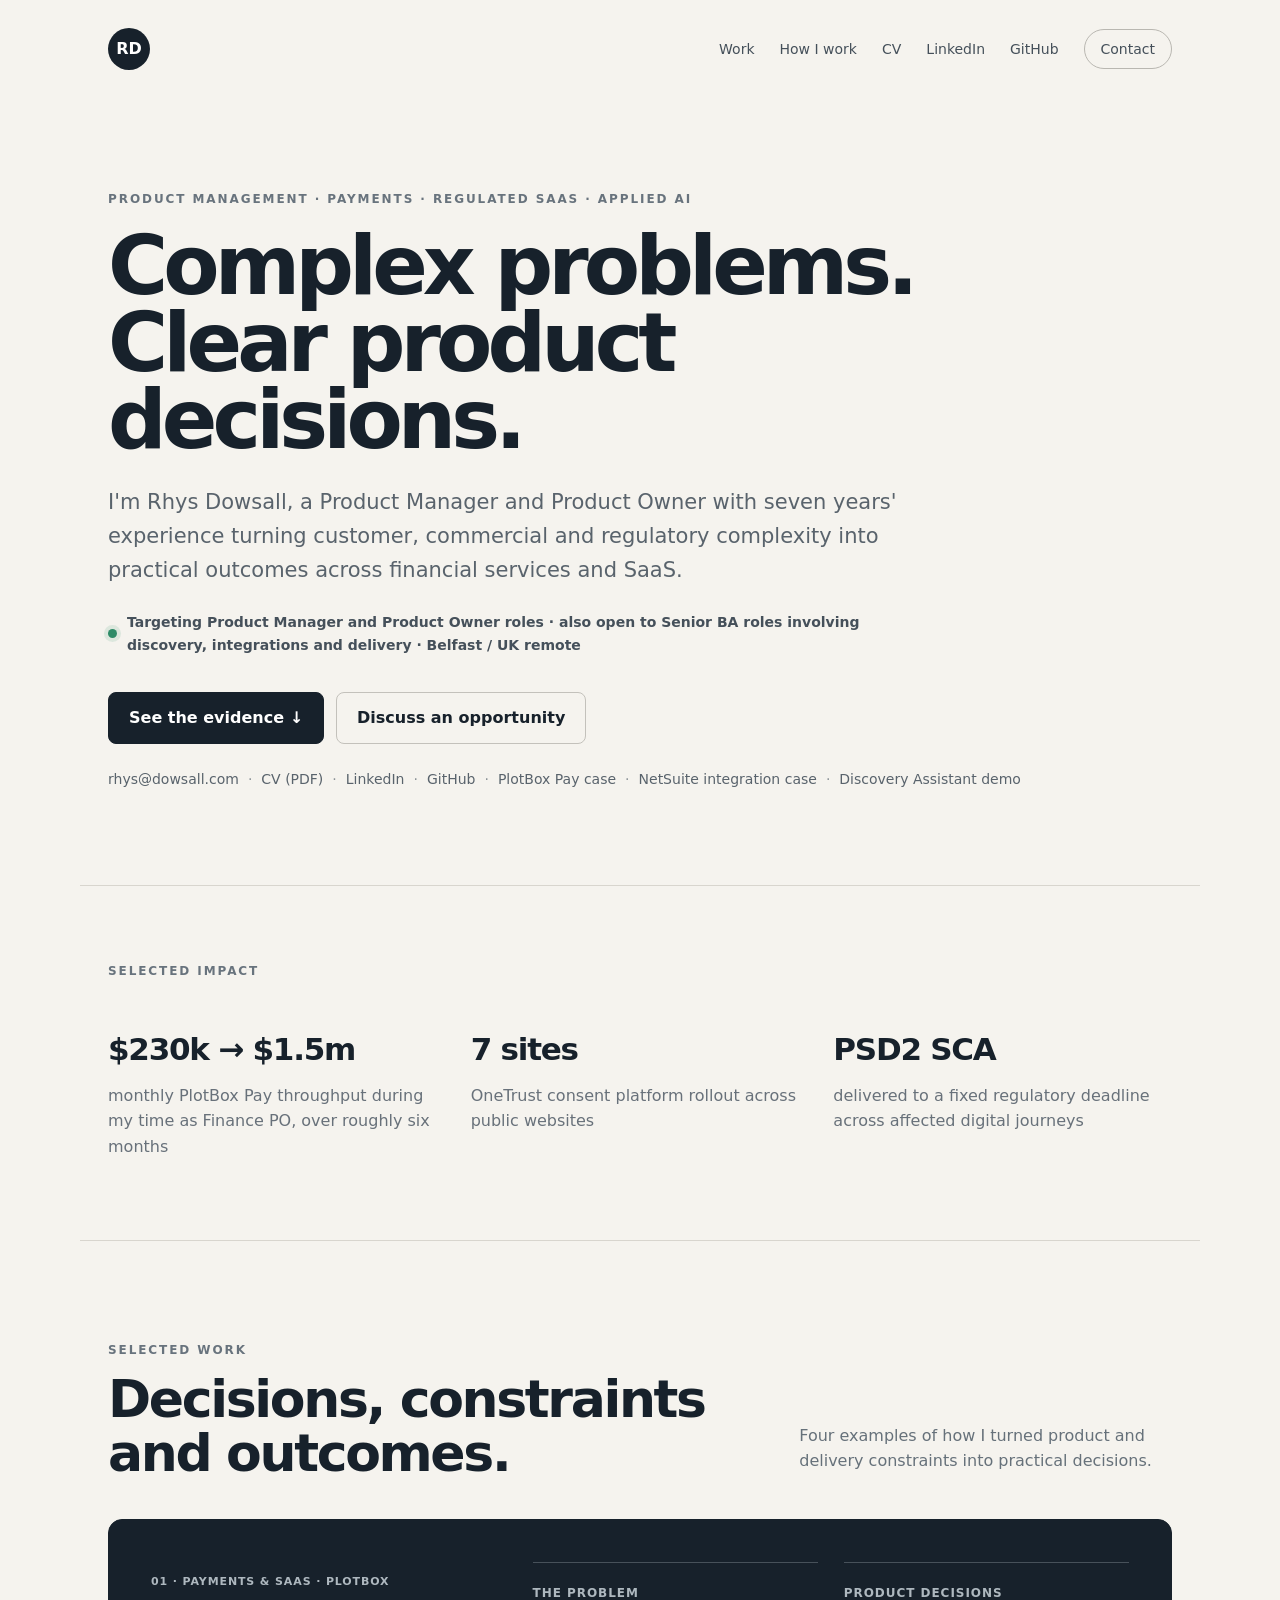
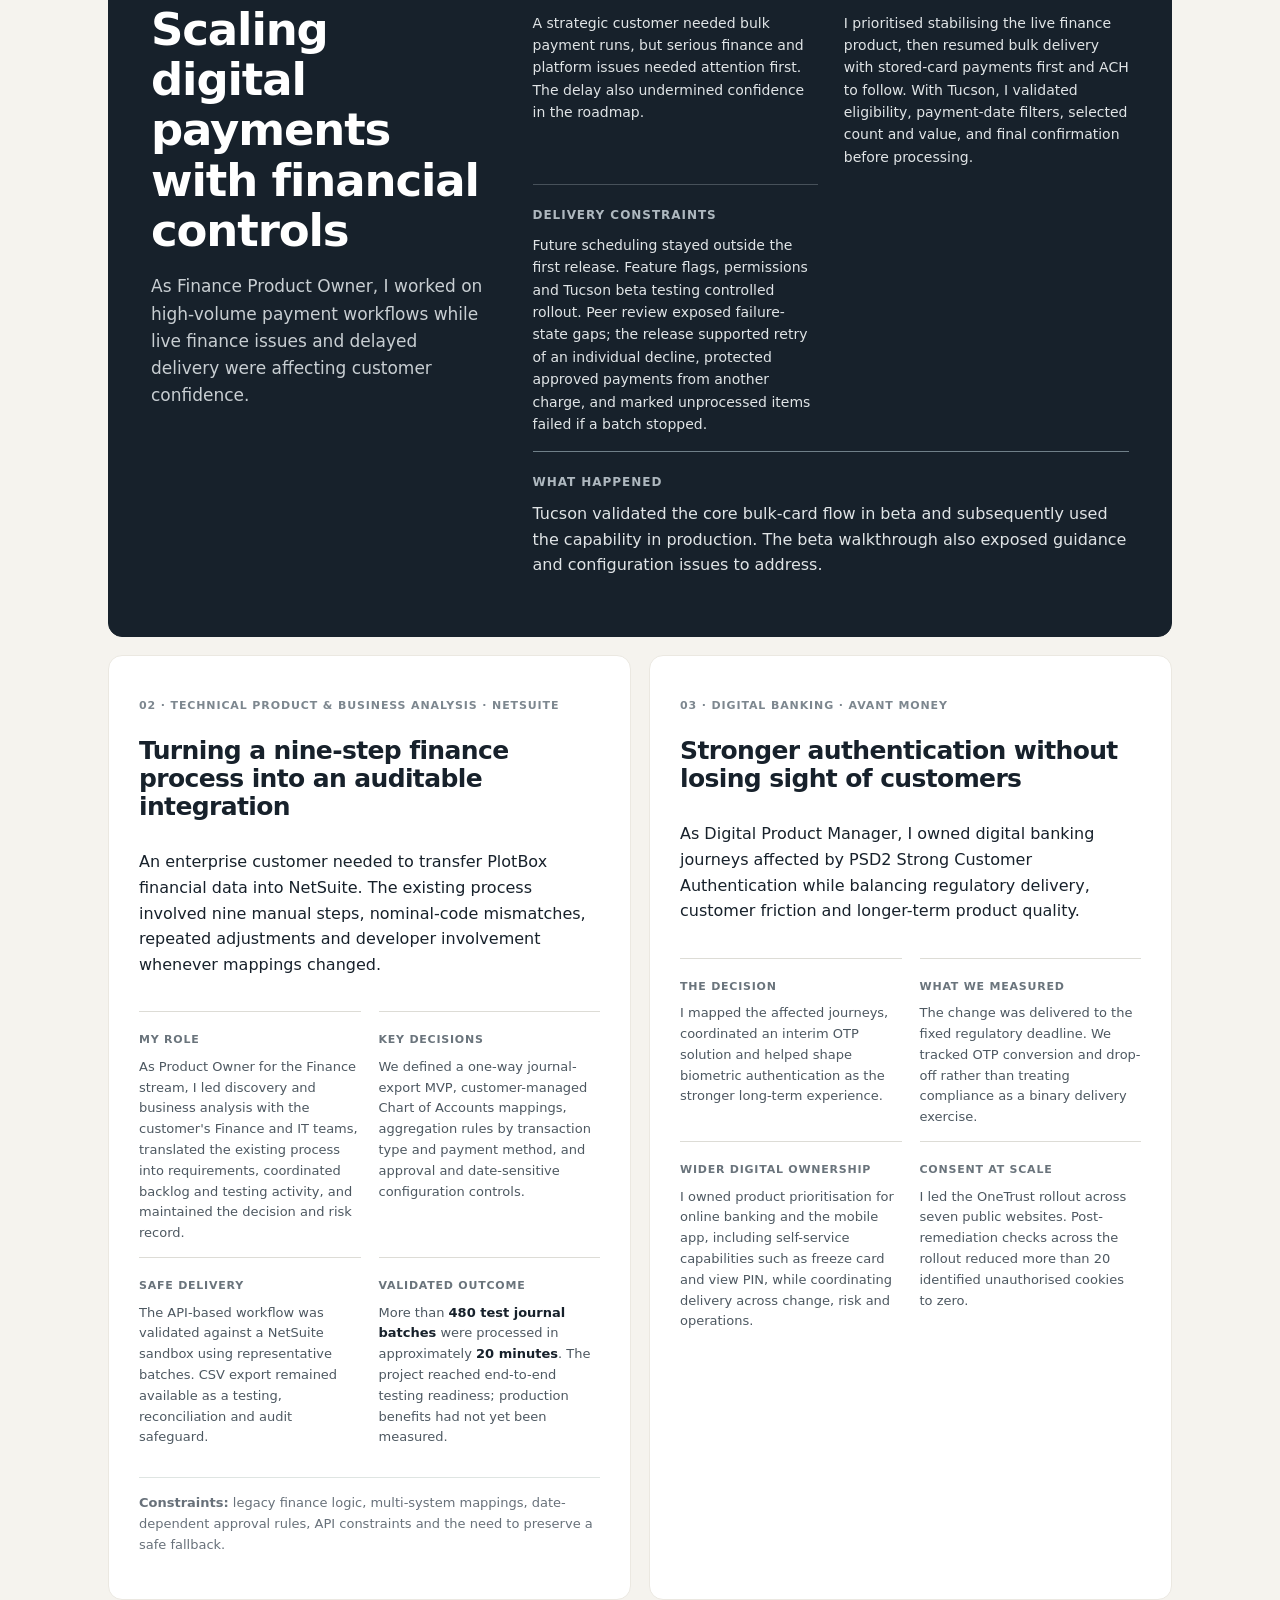
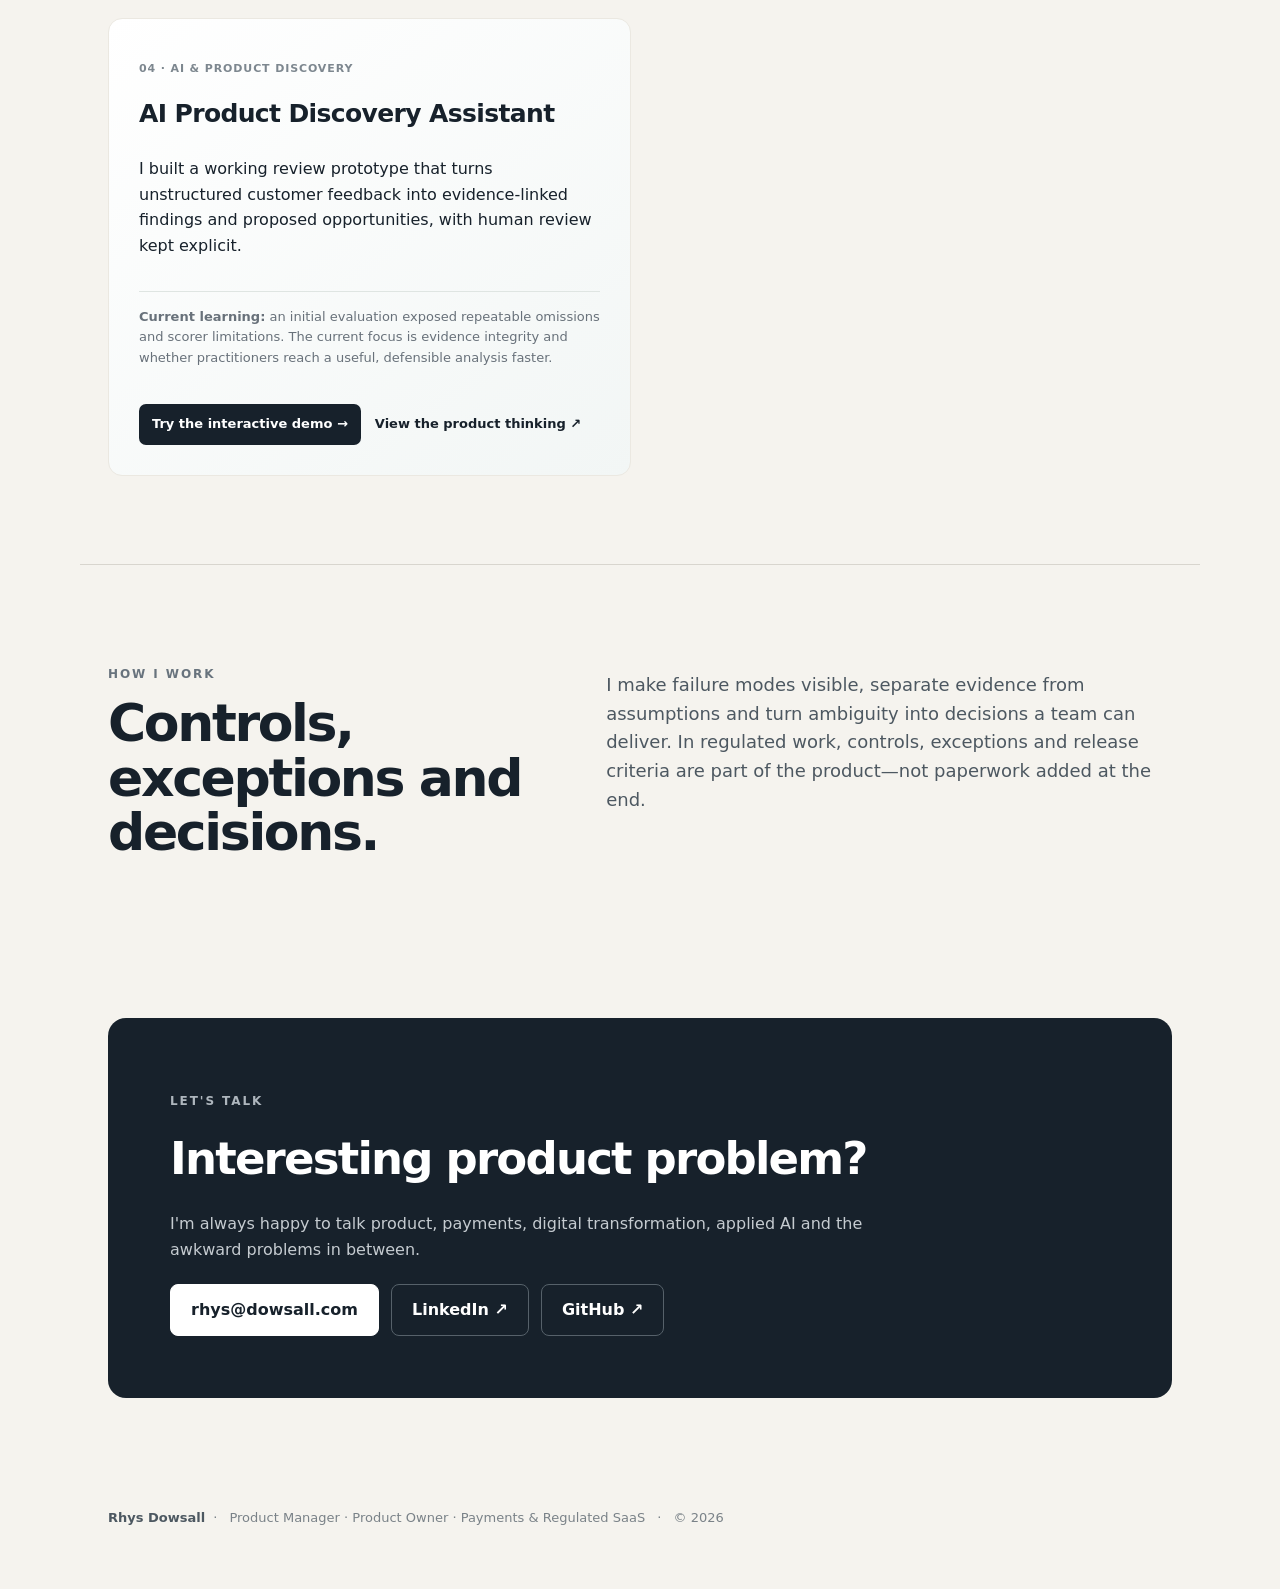
<file: index.html>
<!doctype html>
<html lang="en">
<head>
  <meta charset="utf-8">
  <meta name="viewport" content="width=device-width,initial-scale=1">
  <meta name="description" content="Rhys Dowsall is a Product Manager and Product Owner with seven years' experience across payments, regulated financial services, SaaS and applied AI.">
  <meta name="theme-color" content="#f5f3ee">
  <link rel="canonical" href="https://dowsall.com/">
  <meta property="og:type" content="website">
  <meta property="og:url" content="https://dowsall.com/">
  <meta property="og:title" content="Rhys Dowsall | Product Manager — Payments, SaaS & Applied AI">
  <meta property="og:description" content="Evidence-led product management across payments, regulated financial services, SaaS and applied AI.">
  <meta property="og:image" content="https://dowsall.com/social-card.png">
  <meta property="og:image:alt" content="Rhys Dowsall — product thinking for complex problems">
  <meta name="twitter:card" content="summary_large_image">
  <meta name="twitter:title" content="Rhys Dowsall | Product Manager — Payments, SaaS & Applied AI">
  <meta name="twitter:description" content="Evidence-led product leadership across payments, regulated financial services, SaaS and applied AI.">
  <meta name="twitter:image" content="https://dowsall.com/social-card.png">
  <title>Rhys Dowsall | Product Manager — Payments, SaaS & Applied AI</title>
  <link rel="icon" href="favicon.svg" type="image/svg+xml">
  <link rel="stylesheet" href="style.css?v=20260925-1">
  <link rel="stylesheet" href="case-study.css?v=20260925-1">
  <script type="application/ld+json">
  {
    "@context": "https://schema.org",
    "@type": "Person",
    "name": "Rhys Dowsall",
    "url": "https://dowsall.com/",
    "jobTitle": ["Product Manager", "Product Owner"],
    "sameAs": [
      "https://www.linkedin.com/in/dowsall/",
      "https://github.com/rhys205-dotcom"
    ],
    "knowsAbout": ["Product management", "Payments", "Fintech", "SaaS", "Product discovery", "Applied AI"]
  }
  </script>
</head>
<body>
  <a class="skip-link" href="#top">Skip to content</a>
  <header class="nav">
    <a class="brand" href="#top" aria-label="Rhys Dowsall home">RD</a>
    <nav aria-label="Primary navigation">
      <a href="#work">Work</a>
      <a href="#approach">How I work</a>
      <a href="Rhys-Dowsall-CV.pdf" target="_blank" rel="noopener">CV</a>
      <a href="https://www.linkedin.com/in/dowsall/" target="_blank" rel="noopener">LinkedIn</a>
      <a href="https://github.com/rhys205-dotcom" target="_blank" rel="noopener">GitHub</a>
      <a class="contact" href="mailto:rhys@dowsall.com">Contact</a>
    </nav>
    <details class="mobile-menu">
      <summary aria-label="Open navigation">Menu</summary>
      <div>
        <a href="#work">Work</a>
        <a href="#approach">How I work</a>
      <a href="Rhys-Dowsall-CV.pdf" target="_blank" rel="noopener">CV</a>
        <a href="https://www.linkedin.com/in/dowsall/" target="_blank" rel="noopener">LinkedIn ↗</a>
        <a href="https://github.com/rhys205-dotcom" target="_blank" rel="noopener">GitHub ↗</a>
        <a href="mailto:rhys@dowsall.com">Contact</a>
      </div>
    </details>
  </header>

  <main id="top" tabindex="-1">
    <section class="hero">
      <p class="eyebrow">PRODUCT MANAGEMENT · PAYMENTS · REGULATED SAAS · APPLIED AI</p>
      <h1>Complex problems.<br>Clear product decisions.</h1>
      <p class="intro">I'm Rhys Dowsall, a Product Manager and Product Owner with seven years' experience turning customer, commercial and regulatory complexity into practical outcomes across financial services and SaaS.</p>
      <p class="availability"><span aria-hidden="true"></span>Targeting Product Manager and Product Owner roles · also open to Senior BA roles involving discovery, integrations and delivery · Belfast / UK remote</p>
      <div class="actions">
        <a class="button primary" href="#work">See the evidence ↓</a>
        <a class="button" href="mailto:rhys@dowsall.com?subject=Product%20opportunity">Discuss an opportunity</a>
      </div>
      <div class="quick-links" aria-label="Profile links">
        <a href="mailto:rhys@dowsall.com">rhys@dowsall.com</a>
        <span>·</span>
        <a href="Rhys-Dowsall-CV.pdf" target="_blank" rel="noopener">CV (PDF)</a>
        <span>·</span>
        <a href="https://www.linkedin.com/in/dowsall/" target="_blank" rel="noopener">LinkedIn</a>
        <span>·</span>
        <a href="https://github.com/rhys205-dotcom" target="_blank" rel="noopener">GitHub</a>
        <span>·</span>
        <a href="#plotbox-pay">PlotBox Pay case</a>
        <span>·</span>
        <a href="#netsuite-integration">NetSuite integration case</a>
        <span>·</span>
        <a href="/discovery-assistant">Discovery Assistant demo</a>
      </div>
    </section>

    <section id="impact" class="section impact-section">
      <p class="section-label">SELECTED IMPACT</p>
      <div class="metrics">
        <article><strong>$230k → $1.5m</strong><span>monthly PlotBox Pay throughput during my time as Finance PO, over roughly six months</span></article>
        <article><strong>7 sites</strong><span>OneTrust consent platform rollout across public websites</span></article>
        <article><strong>PSD2 SCA</strong><span>delivered to a fixed regulatory deadline across affected digital journeys</span></article>
      </div>
    </section>

    <section id="work" class="section">
      <div class="section-heading">
        <div>
          <p class="section-label">SELECTED WORK</p>
          <h2>Decisions, constraints and outcomes.</h2>
        </div>
        <p>Four examples of how I turned product and delivery constraints into practical decisions.</p>
      </div>
      <div class="cases">
        <article class="featured-case" id="plotbox-pay">
          <div class="case-intro">
            <p class="number">01 · PAYMENTS & SAAS · PLOTBOX</p>
            <h3>Scaling digital payments with financial controls</h3>
            <p>As Finance Product Owner, I worked on high-volume payment workflows while live finance issues and delayed delivery were affecting customer confidence.</p>
          </div>
          <div class="case-details">
            <div>
              <strong>The problem</strong>
              <p>A strategic customer needed bulk payment runs, but serious finance and platform issues needed attention first. The delay also undermined confidence in the roadmap.</p>
            </div>
            <div>
              <strong>Product decisions</strong>
              <p>I prioritised stabilising the live finance product, then resumed bulk delivery with stored-card payments first and ACH to follow. With Tucson, I validated eligibility, payment-date filters, selected count and value, and final confirmation before processing.</p>
            </div>
            <div>
              <strong>Delivery constraints</strong>
              <p>Future scheduling stayed outside the first release. Feature flags, permissions and Tucson beta testing controlled rollout. Peer review exposed failure-state gaps; the release supported retry of an individual decline, protected approved payments from another charge, and marked unprocessed items failed if a batch stopped.</p>
            </div>
            <div class="case-outcome">
              <strong>What happened</strong>
              <p>Tucson validated the core bulk-card flow in beta and subsequently used the capability in production. The beta walkthrough also exposed guidance and configuration issues to address.</p>
            </div>
          </div>
        </article>
        <article class="avant-case integration-case" id="netsuite-integration">
          <p class="number">02 · TECHNICAL PRODUCT &amp; BUSINESS ANALYSIS · NETSUITE</p>
          <h3>Turning a nine-step finance process into an auditable integration</h3>
          <p>An enterprise customer needed to transfer PlotBox financial data into NetSuite. The existing process involved nine manual steps, nominal-code mismatches, repeated adjustments and developer involvement whenever mappings changed.</p>
          <div class="compact-evidence">
            <div>
              <strong>My role</strong>
              <p>As Product Owner for the Finance stream, I led discovery and business analysis with the customer's Finance and IT teams, translated the existing process into requirements, coordinated backlog and testing activity, and maintained the decision and risk record.</p>
            </div>
            <div>
              <strong>Key decisions</strong>
              <p>We defined a one-way journal-export MVP, customer-managed Chart of Accounts mappings, aggregation rules by transaction type and payment method, and approval and date-sensitive configuration controls.</p>
            </div>
            <div>
              <strong>Safe delivery</strong>
              <p>The API-based workflow was validated against a NetSuite sandbox using representative batches. CSV export remained available as a testing, reconciliation and audit safeguard.</p>
            </div>
            <div>
              <strong>Validated outcome</strong>
              <p>More than <b>480 test journal batches</b> were processed in approximately <b>20 minutes</b>. The project reached end-to-end testing readiness; production benefits had not yet been measured.</p>
            </div>
          </div>
          <p class="project-context"><strong>Constraints:</strong> legacy finance logic, multi-system mappings, date-dependent approval rules, API constraints and the need to preserve a safe fallback.</p>
        </article>
        <article class="avant-case">
          <p class="number">03 · DIGITAL BANKING · AVANT MONEY</p>
          <h3>Stronger authentication without losing sight of customers</h3>
          <p>As Digital Product Manager, I owned digital banking journeys affected by PSD2 Strong Customer Authentication while balancing regulatory delivery, customer friction and longer-term product quality.</p>
          <div class="compact-evidence">
            <div>
              <strong>The decision</strong>
              <p>I mapped the affected journeys, coordinated an interim OTP solution and helped shape biometric authentication as the stronger long-term experience.</p>
            </div>
            <div>
              <strong>What we measured</strong>
              <p>The change was delivered to the fixed regulatory deadline. We tracked OTP conversion and drop-off rather than treating compliance as a binary delivery exercise.</p>
            </div>
            <div>
              <strong>Wider digital ownership</strong>
              <p>I owned product prioritisation for online banking and the mobile app, including self-service capabilities such as freeze card and view PIN, while coordinating delivery across change, risk and operations.</p>
            </div>
            <div>
              <strong>Consent at scale</strong>
              <p>I led the OneTrust rollout across seven public websites. Post-remediation checks across the rollout reduced more than 20 identified unauthorised cookies to zero.</p>
            </div>
          </div>
        </article>
        <article class="ai-card">
          <p class="number">04 · AI &amp; PRODUCT DISCOVERY</p>
          <h3>AI Product Discovery Assistant</h3>
          <p>I built a working review prototype that turns unstructured customer feedback into evidence-linked findings and proposed opportunities, with human review kept explicit.</p>
          <p class="project-context"><strong>Current learning:</strong> an initial evaluation exposed repeatable omissions and scorer limitations. The current focus is evidence integrity and whether practitioners reach a useful, defensible analysis faster.</p>
          <div class="project-links">
            <a class="demo-link" href="/discovery-assistant">Try the interactive demo →</a>
            <a class="text-link" href="https://github.com/rhys205-dotcom/ai-product-discovery-assistant" target="_blank" rel="noopener">View the product thinking ↗</a>
          </div>
        </article>
      </div>
    </section>

    <section id="approach" class="section split">
      <div>
        <p class="section-label">HOW I WORK</p>
        <h2>Controls, exceptions and decisions.</h2>
      </div>
      <div class="copy">
        <p>I make failure modes visible, separate evidence from assumptions and turn ambiguity into decisions a team can deliver. In regulated work, controls, exceptions and release criteria are part of the product—not paperwork added at the end.</p>
      </div>
    </section>

    <section class="cta">
      <p class="section-label">LET'S TALK</p>
      <h2>Interesting product problem?</h2>
      <p>I'm always happy to talk product, payments, digital transformation, applied AI and the awkward problems in between.</p>
      <div class="actions">
        <a class="button primary inverse" href="mailto:rhys@dowsall.com">rhys@dowsall.com</a>
        <a class="button dark-outline" href="https://www.linkedin.com/in/dowsall/" target="_blank" rel="noopener">LinkedIn ↗</a>
        <a class="button dark-outline" href="https://github.com/rhys205-dotcom" target="_blank" rel="noopener">GitHub ↗</a>
      </div>
    </section>
  </main>

  <footer><strong>Rhys Dowsall</strong><span>·</span> Product Manager · Product Owner · Payments &amp; Regulated SaaS <span>·</span> © 2026</footer>
</body>
</html>
</file>
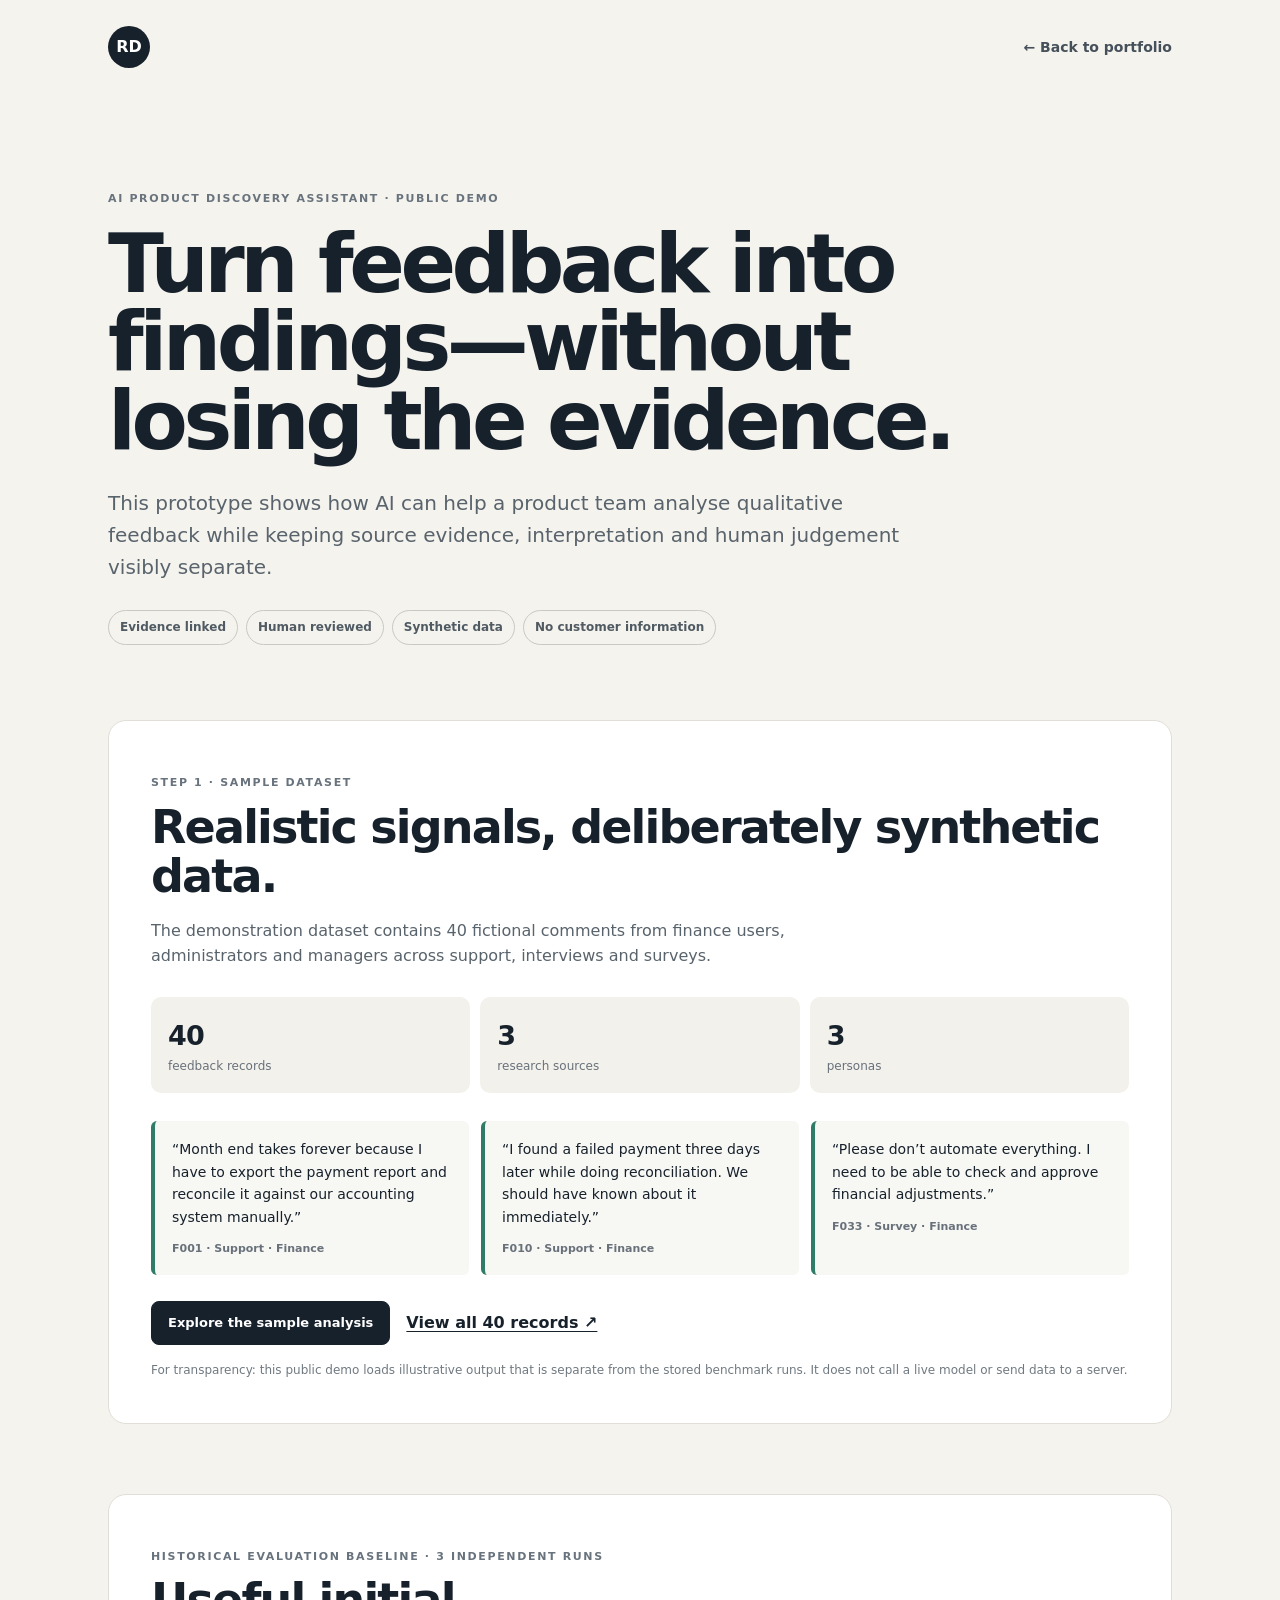
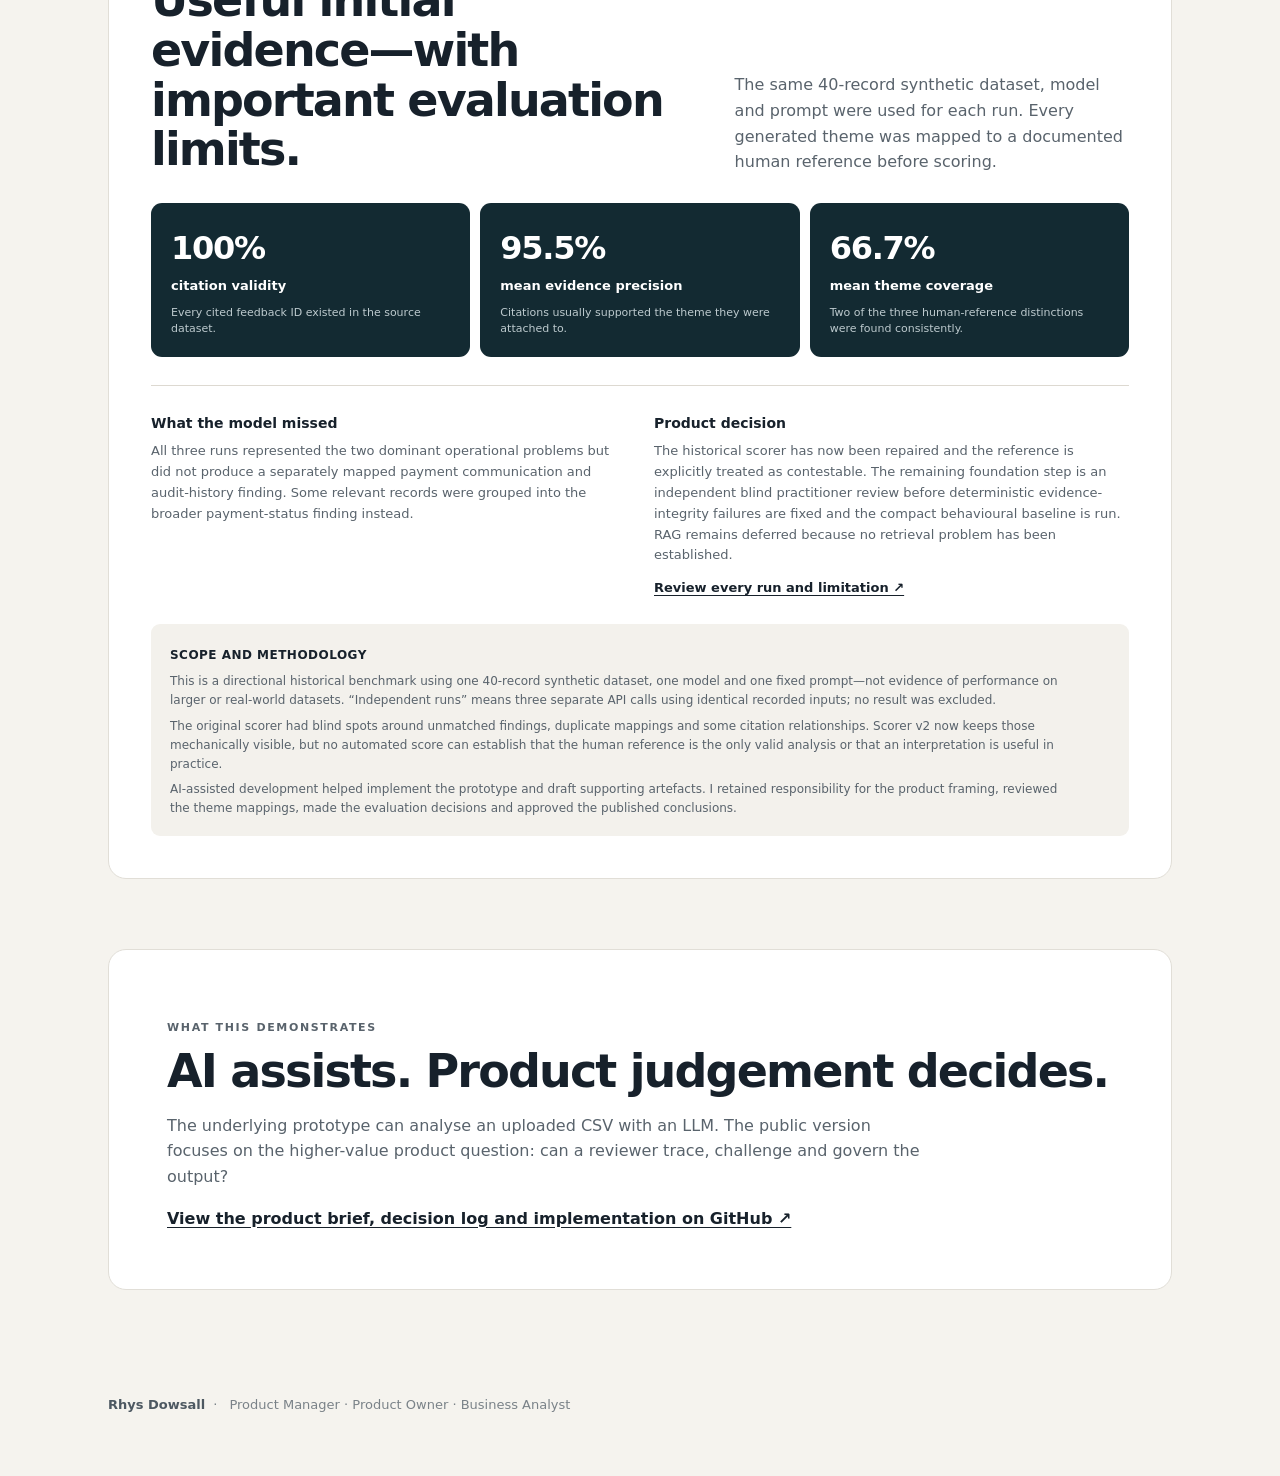
<file: discovery-assistant.html>
<!doctype html>
<html lang="en">
<head>
  <meta charset="utf-8">
  <meta name="viewport" content="width=device-width,initial-scale=1">
  <meta name="description" content="Explore Rhys Dowsall's AI Product Discovery Assistant: evidence-linked customer feedback analysis with human review.">
  <meta name="theme-color" content="#132a32">
  <link rel="canonical" href="https://dowsall.com/discovery-assistant">
  <meta property="og:type" content="website">
  <meta property="og:url" content="https://dowsall.com/discovery-assistant">
  <meta property="og:title" content="AI Product Discovery Assistant | Rhys Dowsall">
  <meta property="og:description" content="An interactive demonstration of evidence-linked product discovery with human review.">
  <meta property="og:image" content="https://dowsall.com/social-card.png">
  <meta property="og:image:alt" content="Rhys Dowsall — product thinking for complex problems">
  <meta name="twitter:card" content="summary_large_image">
  <meta name="twitter:title" content="AI Product Discovery Assistant | Rhys Dowsall">
  <meta name="twitter:description" content="Evidence-linked AI product discovery with controlled evaluation and human review.">
  <meta name="twitter:image" content="https://dowsall.com/social-card.png">
  <title>AI Product Discovery Assistant | Rhys Dowsall</title>
  <link rel="icon" href="favicon.svg" type="image/svg+xml">
  <link rel="stylesheet" href="discovery-assistant.css?v=3">
  <script src="discovery-assistant.js?v=1" defer></script>
</head>
<body>
  <a class="skip-link" href="#main">Skip to content</a>

  <header class="demo-nav">
    <a class="brand" href="/" aria-label="Back to Rhys Dowsall portfolio">RD</a>
    <a class="back-link" href="/">← Back to portfolio</a>
  </header>

  <main id="main">
    <section class="demo-hero">
      <p class="eyebrow">AI PRODUCT DISCOVERY ASSISTANT · PUBLIC DEMO</p>
      <h1>Turn feedback into findings—without losing the evidence.</h1>
      <p class="hero-copy">This prototype shows how AI can help a product team analyse qualitative feedback while keeping source evidence, interpretation and human judgement visibly separate.</p>
      <div class="principles" aria-label="Product principles">
        <span>Evidence linked</span>
        <span>Human reviewed</span>
        <span>Synthetic data</span>
        <span>No customer information</span>
      </div>
    </section>

    <section class="demo-shell" aria-labelledby="sample-heading">
      <div class="sample-panel">
        <div>
          <p class="section-label">STEP 1 · SAMPLE DATASET</p>
          <h2 id="sample-heading">Realistic signals, deliberately synthetic data.</h2>
          <p>The demonstration dataset contains 40 fictional comments from finance users, administrators and managers across support, interviews and surveys.</p>
        </div>

        <div class="dataset-summary" aria-label="Dataset summary">
          <div><strong>40</strong><span>feedback records</span></div>
          <div><strong>3</strong><span>research sources</span></div>
          <div><strong>3</strong><span>personas</span></div>
        </div>

        <div class="sample-quotes">
          <blockquote>
            “Month end takes forever because I have to export the payment report and reconcile it against our accounting system manually.”
            <cite>F001 · Support · Finance</cite>
          </blockquote>
          <blockquote>
            “I found a failed payment three days later while doing reconciliation. We should have known about it immediately.”
            <cite>F010 · Support · Finance</cite>
          </blockquote>
          <blockquote>
            “Please don’t automate everything. I need to be able to check and approve financial adjustments.”
            <cite>F033 · Survey · Finance</cite>
          </blockquote>
        </div>

        <div class="sample-actions">
          <button id="load-analysis" class="primary-action" type="button">Explore the sample analysis</button>
          <a href="https://github.com/rhys205-dotcom/ai-product-discovery-assistant/blob/main/data/sample-feedback.csv" target="_blank" rel="noopener">View all 40 records ↗</a>
        </div>
        <p class="demo-note">For transparency: this public demo loads illustrative output that is separate from the stored benchmark runs. It does not call a live model or send data to a server.</p>
      </div>
    </section>

    <section class="benchmark-section" aria-labelledby="benchmark-heading">
      <div class="benchmark-intro">
        <div>
          <p class="section-label">HISTORICAL EVALUATION BASELINE · 3 INDEPENDENT RUNS</p>
          <h2 id="benchmark-heading">Useful initial evidence—with important evaluation limits.</h2>
        </div>
        <p>The same 40-record synthetic dataset, model and prompt were used for each run. Every generated theme was mapped to a documented human reference before scoring.</p>
      </div>

      <div class="benchmark-metrics" aria-label="Benchmark results">
        <article>
          <strong>100%</strong>
          <span>citation validity</span>
          <small>Every cited feedback ID existed in the source dataset.</small>
        </article>
        <article>
          <strong>95.5%</strong>
          <span>mean evidence precision</span>
          <small>Citations usually supported the theme they were attached to.</small>
        </article>
        <article>
          <strong>66.7%</strong>
          <span>mean theme coverage</span>
          <small>Two of the three human-reference distinctions were found consistently.</small>
        </article>
      </div>

      <div class="benchmark-finding">
        <div>
          <strong>What the model missed</strong>
          <p>All three runs represented the two dominant operational problems but did not produce a separately mapped payment communication and audit-history finding. Some relevant records were grouped into the broader payment-status finding instead.</p>
        </div>
        <div>
          <strong>Product decision</strong>
          <p>The historical scorer has now been repaired and the reference is explicitly treated as contestable. The remaining foundation step is an independent blind practitioner review before deterministic evidence-integrity failures are fixed and the compact behavioural baseline is run. RAG remains deferred because no retrieval problem has been established.</p>
          <a href="https://github.com/rhys205-dotcom/ai-product-discovery-assistant/blob/main/evaluation/results.md" target="_blank" rel="noopener">Review every run and limitation ↗</a>
        </div>
      </div>

      <aside class="benchmark-method" aria-label="Benchmark scope and methodology">
        <strong>Scope and methodology</strong>
        <p>This is a directional historical benchmark using one 40-record synthetic dataset, one model and one fixed prompt—not evidence of performance on larger or real-world datasets. “Independent runs” means three separate API calls using identical recorded inputs; no result was excluded.</p>
        <p>The original scorer had blind spots around unmatched findings, duplicate mappings and some citation relationships. Scorer v2 now keeps those mechanically visible, but no automated score can establish that the human reference is the only valid analysis or that an interpretation is useful in practice.</p>
        <p>AI-assisted development helped implement the prototype and draft supporting artefacts. I retained responsibility for the product framing, reviewed the theme mappings, made the evaluation decisions and approved the published conclusions.</p>
      </aside>
    </section>

    <section id="analysis" class="analysis-section" aria-labelledby="analysis-heading" hidden>
      <div class="analysis-heading">
        <div>
          <p class="section-label">STEP 2 · REVIEW FINDINGS</p>
          <h2 id="analysis-heading" tabindex="-1">Inspect the evidence before accepting the interpretation.</h2>
        </div>
        <p>AI findings are proposals. Expand the cited evidence, edit the interpretation and record a human decision.</p>
      </div>

      <div id="findings" class="findings"></div>

      <div class="export-panel">
        <div>
          <h2>Keep the human decision</h2>
          <p>Exporting keeps the reviewed interpretation, human decision, reviewer note and cited evidence IDs together.</p>
        </div>
        <div class="export-actions">
          <button id="download-review" class="primary-action" type="button">Download reviewed findings</button>
          <button id="reset-review" class="secondary-action" type="button">Reset review</button>
        </div>
      </div>
    </section>

    <section class="build-note">
      <p class="section-label">WHAT THIS DEMONSTRATES</p>
      <h2>AI assists. Product judgement decides.</h2>
      <p>The underlying prototype can analyse an uploaded CSV with an LLM. The public version focuses on the higher-value product question: can a reviewer trace, challenge and govern the output?</p>
      <a href="https://github.com/rhys205-dotcom/ai-product-discovery-assistant" target="_blank" rel="noopener">View the product brief, decision log and implementation on GitHub ↗</a>
    </section>
  </main>

  <footer><strong>Rhys Dowsall</strong><span>·</span> Product Manager · Product Owner · Business Analyst</footer>
</body>
</html>
</file>
<file: style.css>
*{box-sizing:border-box}html{scroll-behavior:smooth}body{margin:0;background:#f5f3ee;color:#17212b;font-family:Inter,ui-sans-serif,system-ui,-apple-system,BlinkMacSystemFont,"Segoe UI",sans-serif;line-height:1.6}.skip-link{position:fixed;left:20px;top:-80px;z-index:100;background:#17212b;color:#fff;padding:10px 16px;border-radius:6px}.skip-link:focus{top:16px}.nav{max-width:1120px;margin:auto;padding:28px;display:flex;justify-content:space-between;align-items:center}.brand{width:42px;height:42px;border-radius:50%;background:#17212b;color:#fff;display:grid;place-items:center;text-decoration:none;font-weight:800}.nav nav{display:flex;gap:25px;align-items:center}.nav nav a{color:#45505a;text-decoration:none;font-size:14px}.nav nav a:hover,.quick-links a:hover,.text-link:hover{text-decoration:underline;text-underline-offset:4px}.nav nav .contact{border:1px solid #b9b7b1;border-radius:30px;padding:8px 16px}.mobile-menu{display:none;position:relative}.hero{max-width:1120px;margin:auto;padding:80px 28px 95px}.eyebrow,.section-label{font-size:12px;font-weight:800;letter-spacing:.16em;color:#68737d}.hero h1{font-size:clamp(46px,7vw,82px);letter-spacing:-.06em;line-height:.94;margin:18px 0 28px;max-width:970px}.intro{font-size:21px;max-width:800px;color:#59636c}.availability{display:flex;align-items:center;gap:10px;max-width:820px;margin:24px 0 0;color:#45505a;font-size:14px;font-weight:650}.availability span{width:9px;height:9px;border-radius:50%;background:#2e8b67;box-shadow:0 0 0 4px rgba(46,139,103,.12);flex:0 0 auto}.actions{display:flex;gap:12px;margin-top:36px;flex-wrap:wrap}.button{display:inline-block;padding:12px 20px;border:1px solid #c3c1bb;border-radius:8px;text-decoration:none;color:#17212b;font-weight:700}.primary{background:#17212b;color:#fff;border-color:#17212b}.quick-links{display:flex;gap:9px;align-items:center;margin-top:24px;color:#8b9297;font-size:14px;flex-wrap:wrap}.quick-links a{color:#59636c;text-decoration:none}.section{max-width:1120px;margin:auto;padding:88px 28px;border-top:1px solid #d8d5ce}.impact-section{padding-top:64px;padding-bottom:64px}.metrics{display:grid;grid-template-columns:repeat(3,1fr);gap:24px;margin-top:28px}.metrics article{padding:16px 0}.metrics strong{display:block;font-size:31px;letter-spacing:-.04em}.metrics span{display:block;color:#68717a;margin-top:8px}.section-heading{display:grid;grid-template-columns:1.25fr .75fr;gap:70px;align-items:end}.section-heading h2,.split h2{font-size:clamp(36px,5vw,52px);line-height:1.05;letter-spacing:-.045em;margin:10px 0 0}.section-heading>p{color:#66717a;margin:0 0 7px}.cases{display:grid;grid-template-columns:repeat(3,1fr);gap:18px;margin-top:38px}.cases article{background:#fff;border:1px solid #ebe8e1;border-radius:14px;padding:30px;min-height:340px;display:flex;flex-direction:column}.cases h3{font-size:25px;line-height:1.12;letter-spacing:-.025em;margin:12px 0}.number{font-weight:800;color:#7d878f;font-size:11px;letter-spacing:.08em}.result{font-weight:700;margin-top:auto;padding-top:25px}.ai-card{background:linear-gradient(145deg,#fff 0%,#f2f6f5 100%)!important}.project-context{font-size:13px;color:#68717a;border-top:1px solid #dfe5e2;padding-top:15px;margin-top:16px}.project-links{display:flex;align-items:center;gap:14px;flex-wrap:wrap;margin-top:auto;padding-top:22px}.project-links .text-link{margin:0;padding:0;font-size:13px}.demo-link{display:inline-block;background:#17212b;color:#fff;border-radius:7px;padding:10px 13px;text-decoration:none;font-size:13px;font-weight:800}.demo-link:hover{background:#293b4a}.text-link{margin-top:auto;padding-top:25px;color:#17212b;font-weight:800;text-decoration:none}.split{display:grid;grid-template-columns:.85fr 1.15fr;gap:80px}.copy{font-size:18px;color:#4d5861}.cta{max-width:1064px;margin:70px auto;background:#17212b;color:#fff;border-radius:18px;padding:62px}.cta .section-label{color:#aeb6bd}.cta h2{font-size:45px;letter-spacing:-.04em;margin:10px 0}.cta p{color:#c5cbd0;max-width:700px}.cta .actions{margin-top:22px}.inverse{background:#fff;color:#17212b;border-color:#fff}.dark-outline{border-color:#56616a;color:#fff}footer{max-width:1120px;margin:auto;padding:40px 28px 60px;color:#7a8288;font-size:13px}footer strong{color:#4d5861}footer span{padding:0 8px}@media(max-width:900px){.nav nav{display:none}.mobile-menu{display:block}.mobile-menu summary{list-style:none;border:1px solid #b9b7b1;border-radius:30px;padding:8px 16px;color:#45505a;font-size:14px;cursor:pointer}.mobile-menu summary::-webkit-details-marker{display:none}.mobile-menu[open] summary{background:#17212b;color:#fff;border-color:#17212b}.mobile-menu div{position:absolute;right:0;top:50px;z-index:20;width:210px;background:#fff;border:1px solid #dedbd4;border-radius:12px;padding:10px;box-shadow:0 18px 45px rgba(23,33,43,.15)}.mobile-menu a{display:block;padding:10px 12px;color:#17212b;text-decoration:none;border-radius:7px}.mobile-menu a:hover,.mobile-menu a:focus{background:#f1efe9}.hero{padding-top:55px;padding-bottom:70px}.metrics,.cases,.split,.section-heading{grid-template-columns:1fr}.metrics{gap:0}.section-heading,.split{gap:25px}.cases article{min-height:0}.cta{margin:35px 18px;padding:40px 25px}.cta h2{font-size:34px}}@media(max-width:520px){.nav{padding:22px}.hero{padding-left:22px;padding-right:22px}.hero h1{font-size:44px}.hero .intro{font-size:18px}.availability{align-items:flex-start}.availability span{margin-top:7px}.section{padding:70px 22px}.metrics strong{font-size:29px}.cta{padding:34px 22px}}
</file>
<file: case-study.css>
/* Featured recruiter-facing case study */
.cases {
  grid-template-columns: repeat(2, 1fr);
}

.featured-case {
  grid-column: 1 / -1;
  display: grid !important;
  grid-template-columns: 0.72fr 1.28fr;
  gap: 46px;
  min-height: 0 !important;
  padding: 42px !important;
  background: #17212b !important;
  color: #fff;
  border-color: #17212b !important;
}

.featured-case h3 {
  font-size: clamp(31px, 4vw, 45px);
  margin-top: 14px;
}

.featured-case .number {
  color: #aeb8bf;
}

.case-intro > p:last-child {
  color: #c8ced2;
  font-size: 17px;
}

.case-details {
  display: grid;
  grid-template-columns: repeat(2, 1fr);
  gap: 0 26px;
}

.case-details > div {
  border-top: 1px solid #47515a;
  padding: 16px 0;
}

.case-details strong {
  color: #aeb8bf;
  font-size: 12px;
  letter-spacing: 0.08em;
  text-transform: uppercase;
}

.case-details p {
  margin: 7px 0 0;
  color: #e0e4e6;
  font-size: 14px;
}

.case-details .case-outcome {
  grid-column: 1 / -1;
  border-top-color: #708089;
}

.case-outcome p {
  font-size: 16px;
}

.case-outcome b {
  color: #fff;
}

@media (max-width: 900px) {
  .cases {
    grid-template-columns: 1fr;
  }

  .featured-case {
    grid-template-columns: 1fr;
    gap: 22px;
  }
}

@media (max-width: 520px) {
  .featured-case {
    padding: 28px !important;
  }

  .case-details {
    grid-template-columns: 1fr;
  }

  .case-details .case-outcome {
    grid-column: auto;
  }
}


/* Compact supporting evidence for the Avant Money case */
.avant-case {
  min-height: 0 !important;
}

.compact-evidence {
  display: grid;
  grid-template-columns: repeat(2, 1fr);
  gap: 0 18px;
  margin-top: 18px;
}

.compact-evidence > div {
  border-top: 1px solid #dddcd6;
  padding: 13px 0;
}

.compact-evidence strong {
  color: #6a747c;
  font-size: 11px;
  letter-spacing: 0.07em;
  text-transform: uppercase;
}

.compact-evidence p {
  margin: 6px 0 0;
  font-size: 13px;
  color: #4d5861;
}

.compact-evidence b {
  color: #17212b;
}

@media (max-width: 520px) {
  .compact-evidence {
    grid-template-columns: 1fr;
  }
}
</file>
<file: discovery-assistant.css>
*{box-sizing:border-box}html{scroll-behavior:smooth}body{margin:0;background:#f5f3ee;color:#17212b;font-family:Inter,ui-sans-serif,system-ui,-apple-system,BlinkMacSystemFont,"Segoe UI",sans-serif;line-height:1.6}.skip-link{position:fixed;left:20px;top:-80px;z-index:100;background:#17212b;color:#fff;padding:10px 16px;border-radius:6px}.skip-link:focus{top:16px}.demo-nav{max-width:1120px;margin:auto;padding:26px 28px;display:flex;align-items:center;justify-content:space-between}.brand{width:42px;height:42px;border-radius:50%;background:#17212b;color:#fff;display:grid;place-items:center;text-decoration:none;font-weight:800}.back-link{color:#45505a;text-decoration:none;font-weight:700;font-size:14px}.back-link:hover{text-decoration:underline;text-underline-offset:4px}.demo-hero{max-width:1120px;margin:auto;padding:85px 28px 75px}.eyebrow,.section-label{font-size:11px;font-weight:800;letter-spacing:.15em;color:#68737d}.demo-hero h1{font-size:clamp(48px,7vw,82px);line-height:.96;letter-spacing:-.055em;max-width:980px;margin:17px 0 26px}.hero-copy{font-size:20px;color:#59636c;max-width:800px}.principles{display:flex;gap:8px;flex-wrap:wrap;margin-top:27px}.principles span{border:1px solid #cbc8c1;border-radius:30px;padding:7px 11px;font-size:12px;font-weight:700;color:#4f5a62}.demo-shell{max-width:1120px;margin:auto;padding:0 28px 70px}.sample-panel{background:#fff;border:1px solid #e1ded7;border-radius:18px;padding:42px}.sample-panel h2,.analysis-heading h2,.export-panel h2,.build-note h2{font-size:clamp(30px,4vw,46px);line-height:1.08;letter-spacing:-.04em;margin:10px 0 16px}.sample-panel>div:first-child>p:last-child{color:#59636c;max-width:730px}.dataset-summary{display:grid;grid-template-columns:repeat(3,1fr);gap:10px;margin:28px 0}.dataset-summary div{background:#f3f1ec;border-radius:10px;padding:17px}.dataset-summary strong,.dataset-summary span{display:block}.dataset-summary strong{font-size:27px;letter-spacing:-.03em}.dataset-summary span{font-size:12px;color:#68717a}.sample-quotes{display:grid;grid-template-columns:repeat(3,1fr);gap:12px}.sample-quotes blockquote{margin:0;background:#f7f7f4;border-left:4px solid #317c67;border-radius:6px;padding:17px;font-size:14px}.sample-quotes cite{display:block;margin-top:12px;color:#68717a;font-size:11px;font-style:normal;font-weight:750}.sample-actions{display:flex;align-items:center;gap:16px;flex-wrap:wrap;margin-top:26px}.sample-actions a,.build-note a{color:#17212b;font-weight:800;text-underline-offset:3px}.primary-action,.secondary-action,.review-choice{appearance:none;border-radius:8px;padding:11px 16px;font:inherit;font-size:13px;font-weight:800;cursor:pointer}.primary-action{background:#17212b;border:1px solid #17212b;color:#fff}.primary-action:hover{background:#263747}.secondary-action{background:transparent;border:1px solid #9ca3a4;color:#17212b}.demo-note{font-size:12px;color:#707980;margin:16px 0 0}.analysis-section{background:#132a32;color:#fff;padding:75px max(28px,calc((100vw - 1064px)/2))}.analysis-heading{display:grid;grid-template-columns:1.2fr .8fr;gap:60px;align-items:end}.analysis-heading .section-label{color:#9fb5bc}.analysis-heading h2{margin-bottom:0}.analysis-heading>p{color:#c3ced1;margin:0}.findings{display:grid;gap:18px;margin-top:34px}.finding-card{background:#fbfaf7;color:#17212b;border-radius:15px;padding:30px}.finding-top{display:grid;grid-template-columns:1fr auto;gap:20px;align-items:start}.finding-top h3{font-size:25px;line-height:1.15;margin:5px 0 10px}.strength{display:inline-block;background:#e5efe9;color:#28624f;border-radius:30px;padding:6px 10px;font-size:11px;font-weight:800}.pain-point{color:#536069;margin:0}.evidence{margin:21px 0 0}.evidence summary{cursor:pointer;font-weight:800;font-size:13px}.evidence-list{display:grid;grid-template-columns:repeat(2,1fr);gap:8px;margin-top:12px}.evidence-item{background:#f0eee9;border-radius:8px;padding:12px}.evidence-item p{font-size:13px;margin:0}.evidence-item span{display:block;color:#68717a;font-size:10px;font-weight:750;margin-top:7px}.review-grid{display:grid;grid-template-columns:1.2fr .8fr;gap:20px;border-top:1px solid #dddcd7;margin-top:22px;padding-top:20px}.review-grid label{display:block;font-size:12px;font-weight:800;margin-bottom:7px}.interpretation,.review-note,.review-decision{width:100%;font:inherit;color:#17212b;background:#fff;border:1px solid #c9ccc9;border-radius:7px;padding:10px}.interpretation{min-height:105px;resize:vertical}.review-note{margin-top:14px}.opportunity{background:#e8f0ed;border-left:4px solid #317c67;border-radius:6px;padding:13px;margin:15px 0 0;font-size:13px}.opportunity strong{display:block;color:#24594a;margin-bottom:3px}.export-panel{display:grid;grid-template-columns:1fr auto;gap:30px;align-items:center;border-top:1px solid #4b5d64;margin-top:35px;padding-top:35px}.export-panel h2{font-size:30px;margin:0 0 7px}.export-panel p{color:#c3ced1;margin:0;max-width:650px}.export-actions{display:flex;gap:8px;flex-wrap:wrap}.analysis-section .secondary-action{border-color:#83949a;color:#fff}.build-note{max-width:1064px;margin:70px auto;padding:58px;background:#fff;border:1px solid #e1ded7;border-radius:18px}.build-note p{max-width:760px;color:#59636c}.benchmark-section{max-width:1064px;margin:0 auto 70px;padding:42px;background:#fff;border:1px solid #e1ded7;border-radius:18px}.benchmark-intro{display:grid;grid-template-columns:1.15fr .85fr;gap:50px;align-items:end}.benchmark-intro h2{font-size:clamp(30px,4vw,46px);line-height:1.08;letter-spacing:-.04em;margin:10px 0 0}.benchmark-intro>p{color:#59636c;margin:0}.benchmark-metrics{display:grid;grid-template-columns:repeat(3,1fr);gap:10px;margin:28px 0}.benchmark-metrics article{background:#132a32;color:#fff;border-radius:11px;padding:20px}.benchmark-metrics strong,.benchmark-metrics span,.benchmark-metrics small{display:block}.benchmark-metrics strong{font-size:32px;letter-spacing:-.04em}.benchmark-metrics span{font-size:13px;font-weight:800;margin-top:2px}.benchmark-metrics small{font-size:11px;line-height:1.45;color:#bdcace;margin-top:8px}.benchmark-finding{display:grid;grid-template-columns:1fr 1fr;gap:28px;border-top:1px solid #ddd9d1;padding-top:24px}.benchmark-finding strong{font-size:14px}.benchmark-finding p{font-size:13px;color:#59636c;margin:6px 0 0}.benchmark-finding a{display:inline-block;margin-top:12px;color:#17212b;font-size:13px;font-weight:800;text-underline-offset:3px}.benchmark-method{margin-top:24px;padding:17px 19px;background:#f3f1ec;border-radius:9px}.benchmark-method strong{font-size:12px;letter-spacing:.04em;text-transform:uppercase}.benchmark-method p{font-size:12px;color:#59636c;margin:6px 0 0;max-width:900px}footer{max-width:1120px;margin:auto;padding:35px 28px 60px;color:#7a8288;font-size:13px}footer strong{color:#4d5861}footer span{padding:0 8px}[hidden]{display:none!important}button:focus-visible,a:focus-visible,summary:focus-visible,textarea:focus-visible,input:focus-visible,select:focus-visible{outline:3px solid #45a2bd;outline-offset:3px}@media(max-width:800px){.benchmark-intro,.benchmark-finding{grid-template-columns:1fr}.benchmark-intro{gap:14px}.demo-hero{padding-top:55px}.sample-quotes,.analysis-heading,.review-grid,.export-panel{grid-template-columns:1fr}.analysis-heading{gap:15px}.finding-top{grid-template-columns:1fr}.strength{justify-self:start}.export-actions{margin-top:5px}}@media(max-width:520px){.benchmark-section{margin:0 16px 48px;padding:28px 20px}.benchmark-metrics{grid-template-columns:1fr}.demo-nav{padding:21px}.demo-hero{padding:48px 21px 55px}.demo-hero h1{font-size:48px}.hero-copy{font-size:18px}.demo-shell{padding:0 16px 48px}.sample-panel{padding:25px 20px}.dataset-summary{grid-template-columns:1fr 1fr}.dataset-summary div:last-child{grid-column:1/-1}.analysis-section{padding:52px 16px}.finding-card{padding:22px 18px}.evidence-list{grid-template-columns:1fr}.build-note{margin:42px 16px;padding:35px 22px}.export-actions{display:grid}.export-actions button{width:100%}}
</file>
